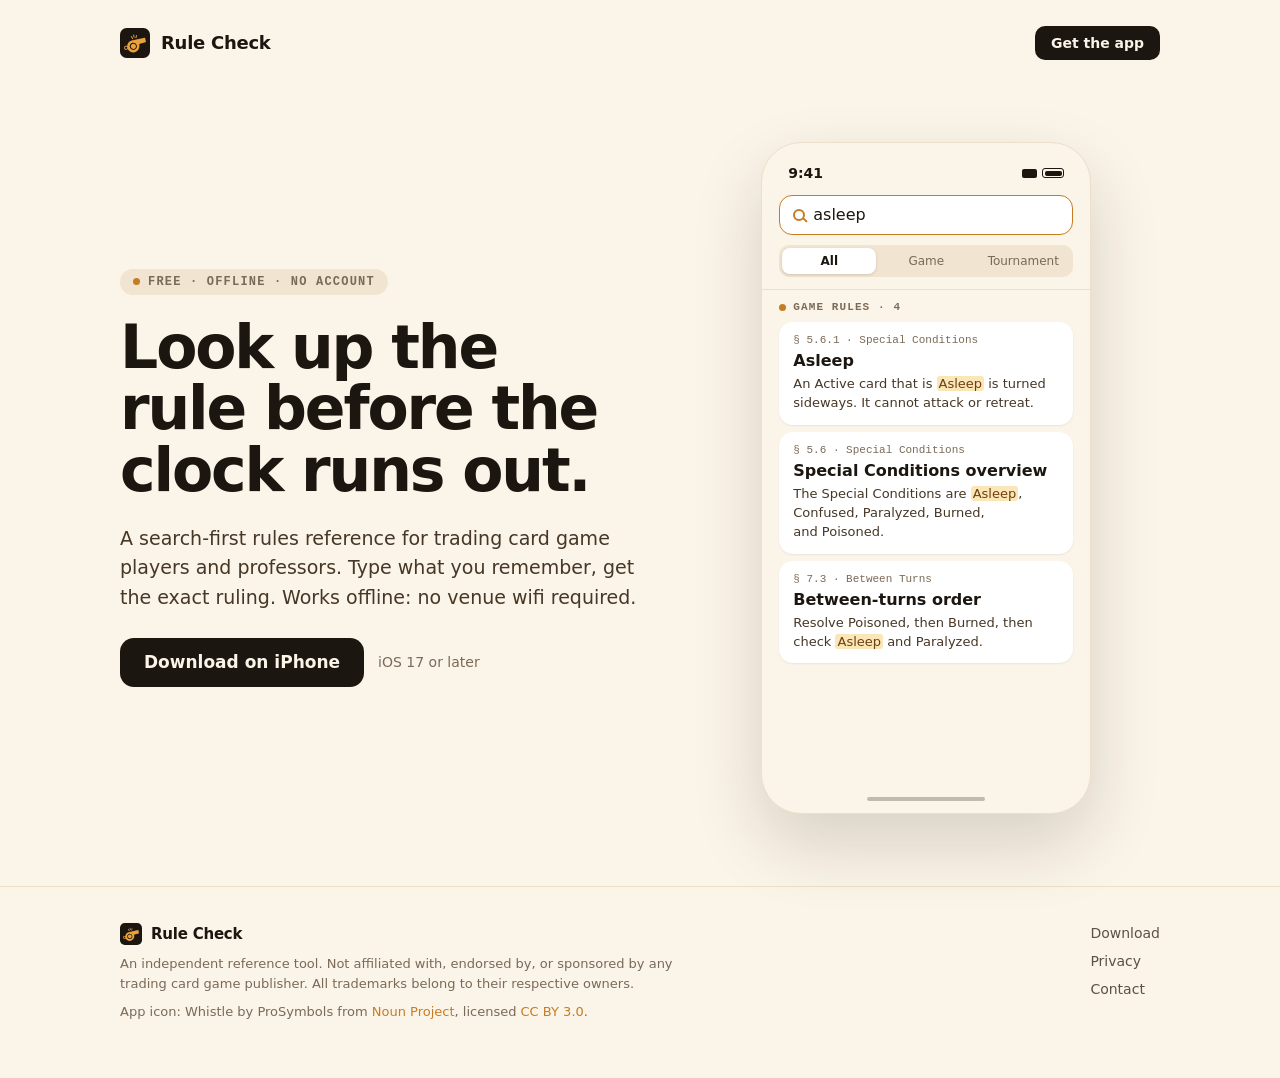
<file: index.html>
<!DOCTYPE html>
<html lang="en">
<head>
<meta charset="utf-8">
<meta name="viewport" content="width=device-width, initial-scale=1">
<title>Rule Check — Look up the rule before the clock runs out</title>
<meta name="description" content="A free, offline, search-first rules reference for trading card game players and professors. Type what you remember, get the exact ruling. No account, no wifi required.">
<meta name="theme-color" content="#FBF4E8">
<link rel="icon" href="/assets/icon.svg" type="image/svg+xml">
<link rel="icon" href="/assets/favicon-32.png" sizes="32x32" type="image/png">
<link rel="apple-touch-icon" href="/assets/apple-touch-icon-180.png">
<link rel="manifest" href="/site.webmanifest">
<link rel="canonical" href="https://rulecheck.app/">
<meta property="og:type" content="website">
<meta property="og:url" content="https://rulecheck.app/">
<meta property="og:title" content="Rule Check — Look up the rule before the clock runs out">
<meta property="og:description" content="A free, offline, search-first rules reference for trading card game players and professors.">
<meta name="twitter:card" content="summary_large_image">
<link rel="stylesheet" href="/assets/css/site.css">
</head>
<body>

<a class="skip-link" href="#main">Skip to content</a>

<header class="site-header">
  <div class="wrap header-inner">
    <a class="brand" href="/">
      <img class="brand-mark" src="/assets/icon.svg" alt="" width="30" height="30">
      <span class="brand-name">Rule Check</span>
    </a>
    <nav class="site-nav" aria-label="Primary">
      <a class="btn btn-dark btn-sm" href="#get">Get the app</a>
    </nav>
  </div>
</header>

<main id="main">

  <section class="wrap hero">
    <div class="hero-copy">
      <p class="eyebrow-pill">
        <span class="dot" aria-hidden="true"></span>
        <span>Free · Offline · No account</span>
      </p>
      <h1>Look up the rule before the clock runs out.</h1>
      <p class="lede">A search-first rules reference for trading card game players and professors. Type what you remember, get the exact ruling. Works offline: no venue wifi required.</p>
      <div class="hero-cta" id="get">
        <a class="btn btn-dark btn-lg" href="#get">Download on iPhone</a>
        <p class="cta-note">iOS 17 or later</p>
      </div>
    </div>

    <div class="hero-art">
      <div class="phone" role="img" aria-label="Screenshot of the Rule Check app: a search for the word asleep returning four matching rule sections.">
        <div class="phone-status" aria-hidden="true">
          <span class="phone-time">9:41</span>
          <span class="phone-icons">
            <span class="signal"></span>
            <span class="battery"><span class="battery-fill"></span></span>
          </span>
        </div>
        <div class="phone-search" aria-hidden="true">
          <div class="search-field">
            <span class="search-icon"></span>
            <span class="search-text">asleep</span>
          </div>
          <div class="segmented">
            <span class="seg seg-on">All</span>
            <span class="seg">Game</span>
            <span class="seg">Tournament</span>
          </div>
        </div>
        <div class="phone-results" aria-hidden="true">
          <p class="results-label"><span class="dot"></span>Game rules · 4</p>

          <article class="result">
            <p class="result-ref">§ 5.6.1 · Special Conditions</p>
            <h4 class="result-title">Asleep</h4>
            <p class="result-body">An Active card that is <mark>Asleep</mark> is turned sideways. It cannot attack or retreat.</p>
          </article>

          <article class="result">
            <p class="result-ref">§ 5.6 · Special Conditions</p>
            <h4 class="result-title">Special Conditions overview</h4>
            <p class="result-body">The Special Conditions are <mark>Asleep</mark>, Confused, Paralyzed, Burned, and Poisoned.</p>
          </article>

          <article class="result">
            <p class="result-ref">§ 7.3 · Between Turns</p>
            <h4 class="result-title">Between-turns order</h4>
            <p class="result-body">Resolve Poisoned, then Burned, then check <mark>Asleep</mark> and Paralyzed.</p>
          </article>
        </div>
        <div class="phone-home" aria-hidden="true"><span></span></div>
      </div>
    </div>
  </section>

</main>

<footer class="site-footer">
  <div class="wrap footer-inner">
    <div class="footer-brand">
      <p class="brand">
        <img class="brand-mark brand-mark-sm" src="/assets/icon.svg" alt="" width="22" height="22">
        <span class="brand-name brand-name-sm">Rule Check</span>
      </p>
      <p class="disclaimer">An independent reference tool. Not affiliated with, endorsed by, or sponsored by any trading card game publisher. All trademarks belong to their respective owners.</p>
      <p class="credit">App icon: Whistle by ProSymbols from <a href="https://thenounproject.com/browse/icons/term/whistle/" target="_blank" rel="noopener" title="Whistle Icons">Noun Project</a>, licensed <a href="https://creativecommons.org/licenses/by/3.0/" target="_blank" rel="noopener">CC BY 3.0</a>.</p>
    </div>
    <nav class="footer-nav" aria-label="Footer">
      <ul>
        <li><a href="#get">Download</a></li>
        <li><a href="privacy.html">Privacy</a></li>
        <li><a href="mailto:hello@rulecheck.app">Contact</a></li>
      </ul>
    </nav>
  </div>
</footer>

</body>
</html>
</file>
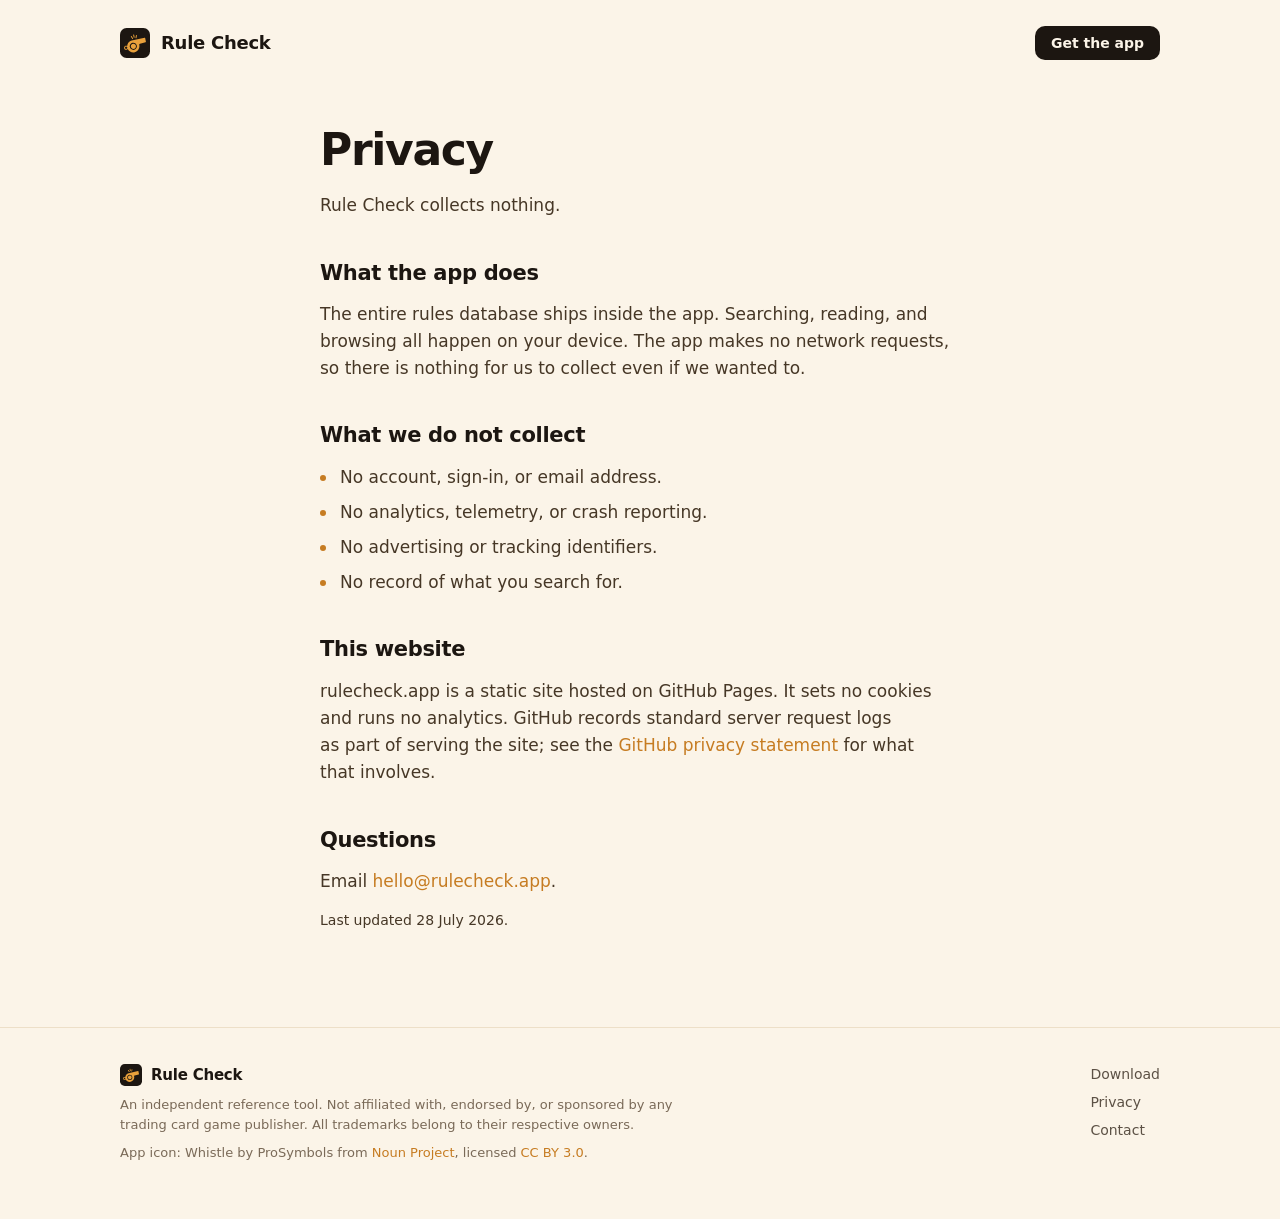
<file: privacy.html>
<!DOCTYPE html>
<html lang="en">
<head>
<meta charset="utf-8">
<meta name="viewport" content="width=device-width, initial-scale=1">
<title>Privacy — Rule Check</title>
<meta name="description" content="Rule Check collects nothing. The app is fully offline, with no account, no analytics, and no network requests.">
<meta name="theme-color" content="#FBF4E8">
<meta name="robots" content="index, follow">
<link rel="icon" href="/assets/icon.svg" type="image/svg+xml">
<link rel="icon" href="/assets/favicon-32.png" sizes="32x32" type="image/png">
<link rel="apple-touch-icon" href="/assets/apple-touch-icon-180.png">
<link rel="manifest" href="/site.webmanifest">
<link rel="canonical" href="https://rulecheck.app/privacy.html">
<link rel="stylesheet" href="/assets/css/site.css">
</head>
<body>

<a class="skip-link" href="#main">Skip to content</a>

<header class="site-header">
  <div class="wrap header-inner">
    <a class="brand" href="/">
      <img class="brand-mark" src="/assets/icon.svg" alt="" width="30" height="30">
      <span class="brand-name">Rule Check</span>
    </a>
    <nav class="site-nav" aria-label="Primary">
      <a class="btn btn-dark btn-sm" href="/#get">Get the app</a>
    </nav>
  </div>
</header>

<main id="main" class="wrap prose">
  <h1>Privacy</h1>
  <p class="lede">Rule Check collects nothing.</p>

  <h2>What the app does</h2>
  <p>The entire rules database ships inside the app. Searching, reading, and browsing all happen on your device. The app makes no network requests, so there is nothing for us to collect even if we wanted to.</p>

  <h2>What we do not collect</h2>
  <ul class="prose-list">
    <li>No account, sign-in, or email address.</li>
    <li>No analytics, telemetry, or crash reporting.</li>
    <li>No advertising or tracking identifiers.</li>
    <li>No record of what you search for.</li>
  </ul>

  <h2>This website</h2>
  <p>rulecheck.app is a static site hosted on GitHub Pages. It sets no cookies and runs no analytics. GitHub records standard server request logs as part of serving the site; see the <a href="https://docs.github.com/site-policy/privacy-policies/github-general-privacy-statement">GitHub privacy statement</a> for what that involves.</p>

  <h2>Questions</h2>
  <p>Email <a href="mailto:hello@rulecheck.app">hello@rulecheck.app</a>.</p>

  <p class="updated">Last updated 28 July 2026.</p>
</main>

<footer class="site-footer">
  <div class="wrap footer-inner">
    <div class="footer-brand">
      <p class="brand">
        <img class="brand-mark brand-mark-sm" src="/assets/icon.svg" alt="" width="22" height="22">
        <span class="brand-name brand-name-sm">Rule Check</span>
      </p>
      <p class="disclaimer">An independent reference tool. Not affiliated with, endorsed by, or sponsored by any trading card game publisher. All trademarks belong to their respective owners.</p>
      <p class="credit">App icon: Whistle by ProSymbols from <a href="https://thenounproject.com/browse/icons/term/whistle/" target="_blank" rel="noopener" title="Whistle Icons">Noun Project</a>, licensed <a href="https://creativecommons.org/licenses/by/3.0/" target="_blank" rel="noopener">CC BY 3.0</a>.</p>
    </div>
    <nav class="footer-nav" aria-label="Footer">
      <ul>
        <li><a href="/#get">Download</a></li>
        <li><a href="privacy.html">Privacy</a></li>
        <li><a href="mailto:hello@rulecheck.app">Contact</a></li>
      </ul>
    </nav>
  </div>
</footer>

</body>
</html>
</file>
<file: assets/css/site.css>
/* rulecheck.app — landing page, privacy page, 404.
   Design tokens live in :root below. */

:root {
  --bg:            #FBF4E8;
  --sand:          #F1E4D0;
  --surface:       #FFFFFF;
  --border:        #EDDFC8;

  --ink:           #1C1611;
  --body:          #463726;
  --muted:         #5C5145;
  --muted-soft:    #7A6A58;

  --accent:        #C67C22;
  --accent-hover:  #AF681F;

  --mark-bg:       #FAE6B6;
  --mark-ink:      #6E3F10;

  --sans: -apple-system, BlinkMacSystemFont, "Segoe UI", system-ui, sans-serif;
  --mono: ui-monospace, SFMono-Regular, Menlo, monospace;

  --wrap: 1120px;
  --gutter: 40px;
}

*, *::before, *::after { box-sizing: border-box; }

body {
  margin: 0;
  background: var(--bg);
  color: var(--body);
  font-family: var(--sans);
  -webkit-font-smoothing: antialiased;
}

h1, h2, h3, h4, p, ul { margin: 0; }
ul { padding: 0; list-style: none; }

a { color: var(--accent); text-decoration: none; }
a:hover { color: var(--accent-hover); }

img, svg { max-width: 100%; }

:focus-visible {
  outline: 2px solid var(--accent);
  outline-offset: 3px;
  border-radius: 4px;
}

.skip-link {
  position: absolute;
  left: -9999px;
  top: 0;
  z-index: 10;
  padding: 12px 18px;
  background: var(--ink);
  color: var(--bg);
  border-radius: 0 0 10px 0;
  font: 600 15px/1 var(--sans);
}
.skip-link:focus { left: 0; color: var(--bg); }

.wrap {
  width: 100%;
  max-width: var(--wrap);
  margin-inline: auto;
  padding-inline: var(--gutter);
}


/* ---------- buttons ---------- */

.btn {
  display: inline-flex;
  align-items: center;
  justify-content: center;
  gap: 11px;
  background: var(--ink);
  color: var(--bg);
  font-family: var(--sans);
  white-space: nowrap;
  transition: background-color 120ms ease, transform 120ms ease;
}
.btn:hover { color: var(--bg); background: #2B231A; }
.btn:active { transform: translateY(1px); }

.btn-sm { padding: 10px 16px; border-radius: 10px; font: 600 14px/1 var(--sans); }
.btn-lg { padding: 16px 24px; border-radius: 14px; font: 600 17px/1 var(--sans); }


/* ---------- header ---------- */

.site-header { padding-block: 26px; }

.header-inner {
  display: flex;
  align-items: center;
  justify-content: space-between;
  gap: 24px;
}

.brand {
  display: inline-flex;
  align-items: center;
  gap: 11px;
  color: var(--ink);
}
.brand:hover { color: var(--ink); }

.brand-mark {
  width: 30px;
  height: 30px;
  display: block;
  flex: none;
}
.brand-mark-sm { width: 22px; height: 22px; }

.brand-name {
  font: 600 18px/1 var(--sans);
  letter-spacing: -0.015em;
  color: var(--ink);
}
.brand-name-sm { font-size: 15px; }

.site-nav {
  display: flex;
  align-items: center;
  gap: 26px;
}


/* ---------- hero ---------- */

.hero {
  padding-block: 56px 72px;
  display: grid;
  grid-template-columns: 1.05fr 0.95fr;
  gap: 56px;
  align-items: center;
}

.hero-copy {
  display: flex;
  flex-direction: column;
  gap: 22px;
  align-items: flex-start;
}

.eyebrow-pill {
  display: inline-flex;
  align-items: center;
  gap: 8px;
  padding: 7px 13px;
  border-radius: 999px;
  background: var(--sand);
  font: 600 12px/1 var(--mono);
  letter-spacing: 0.1em;
  text-transform: uppercase;
  color: var(--muted-soft);
}

.dot {
  width: 7px;
  height: 7px;
  border-radius: 50%;
  background: var(--accent);
  flex: none;
}

.hero h1 {
  font: 700 clamp(38px, 6.2vw, 60px)/1.03 var(--sans);
  letter-spacing: -0.035em;
  color: var(--ink);
  text-wrap: balance;
}

.lede {
  max-width: 520px;
  font: 400 19px/1.55 var(--sans);
  color: var(--body);
  text-wrap: pretty;
}

.hero-cta {
  display: flex;
  align-items: center;
  gap: 14px;
  padding-top: 4px;
  flex-wrap: wrap;
}

.cta-note {
  font: 400 14px/1.4 var(--sans);
  color: var(--muted-soft);
}

.hero-art { display: flex; justify-content: center; }


/* ---------- phone mock ---------- */

.phone {
  width: min(330px, 100%);
  height: 672px;
  border-radius: 40px;
  overflow: hidden;
  background: var(--bg);
  border: 1px solid var(--border);
  box-shadow: 0 30px 70px rgba(28, 22, 17, 0.16);
  display: flex;
  flex-direction: column;
}

.phone-status {
  height: 44px;
  padding: 0 26px;
  display: flex;
  align-items: flex-end;
  justify-content: space-between;
  flex: none;
}
.phone-time {
  font: 600 14px/1 var(--sans);
  color: var(--ink);
  padding-bottom: 7px;
}
.phone-icons {
  display: flex;
  align-items: center;
  gap: 5px;
  padding-bottom: 9px;
}
.signal { width: 15px; height: 9px; border-radius: 2px; background: var(--ink); }
.battery {
  width: 22px;
  height: 10px;
  border-radius: 3px;
  border: 1.5px solid var(--ink);
  padding: 1.5px;
  display: block;
}
.battery-fill { display: block; width: 100%; height: 100%; border-radius: 2px; background: var(--ink); }

.phone-search {
  padding: 8px 17px 12px;
  display: flex;
  flex-direction: column;
  gap: 10px;
  flex: none;
  border-bottom: 1px solid var(--border);
}

.search-field {
  height: 40px;
  border-radius: 13px;
  background: var(--surface);
  border: 1.75px solid var(--accent);
  display: flex;
  align-items: center;
  gap: 8px;
  padding: 0 13px;
}
.search-icon {
  width: 12px;
  height: 12px;
  border-radius: 50%;
  border: 2px solid var(--accent);
  position: relative;
  flex: none;
}
.search-icon::after {
  content: "";
  position: absolute;
  width: 2px;
  height: 6px;
  background: var(--accent);
  border-radius: 2px;
  right: -3px;
  bottom: -4px;
  transform: rotate(-45deg);
}
.search-text {
  flex: 1;
  font: 400 16px/1 var(--sans);
  color: var(--ink);
}

.segmented {
  height: 32px;
  border-radius: 10px;
  background: var(--sand);
  padding: 3px;
  display: grid;
  grid-template-columns: repeat(3, 1fr);
  gap: 3px;
}
.seg {
  display: flex;
  align-items: center;
  justify-content: center;
  font: 500 12px/1 var(--sans);
  color: var(--muted-soft);
}
.seg-on {
  border-radius: 8px;
  background: var(--surface);
  box-shadow: 0 1px 3px rgba(28, 22, 17, 0.14);
  font-weight: 600;
  color: var(--ink);
}

.phone-results {
  flex: 1;
  display: flex;
  flex-direction: column;
  gap: 7px;
  padding: 12px 17px;
  overflow: hidden;
}

.results-label {
  display: flex;
  align-items: center;
  gap: 7px;
  padding-bottom: 2px;
  font: 600 11px/1 var(--mono);
  letter-spacing: 0.1em;
  text-transform: uppercase;
  color: var(--muted-soft);
}

.result {
  background: var(--surface);
  border-radius: 14px;
  padding: 12px 14px;
  display: flex;
  flex-direction: column;
  gap: 4px;
  box-shadow: 0 1px 2px rgba(28, 22, 17, 0.07);
}
.result-ref { font: 500 11px/1.2 var(--mono); color: var(--muted-soft); }
.result-title { font: 600 16px/1.25 var(--sans); color: var(--ink); }
.result-body {
  font: 400 13px/1.45 var(--sans);
  color: var(--body);
  text-wrap: pretty;
}

mark {
  background: var(--mark-bg);
  color: var(--mark-ink);
  border-radius: 3px;
  padding: 0 2px;
}

.phone-home {
  height: 28px;
  display: flex;
  align-items: center;
  justify-content: center;
  flex: none;
}
.phone-home span {
  width: 118px;
  height: 4px;
  border-radius: 3px;
  background: var(--ink);
  opacity: 0.26;
}


/* ---------- prose pages (privacy, 404) ---------- */

.prose {
  padding-block: 40px 96px;
  max-width: 720px;
  margin-inline: auto;
}
.prose h1 {
  font: 700 clamp(32px, 5vw, 44px)/1.1 var(--sans);
  letter-spacing: -0.03em;
  color: var(--ink);
  text-wrap: balance;
}
.prose h2 {
  margin-top: 40px;
  font: 600 21px/1.3 var(--sans);
  letter-spacing: -0.015em;
  color: var(--ink);
}
.prose p {
  margin-top: 14px;
  font: 400 17px/1.6 var(--sans);
  color: var(--body);
  text-wrap: pretty;
}
.prose .lede { margin-top: 18px; }
.prose-list {
  margin-top: 14px;
  display: flex;
  flex-direction: column;
  gap: 8px;
  font: 400 17px/1.6 var(--sans);
  color: var(--body);
}
.prose-list li { padding-left: 20px; position: relative; }
.prose-list li::before {
  content: "";
  position: absolute;
  left: 0;
  top: 11px;
  width: 6px;
  height: 6px;
  border-radius: 50%;
  background: var(--accent);
}
.updated {
  margin-top: 40px;
  font: 400 14px/1.5 var(--sans);
  color: var(--muted-soft);
}
.prose .updated { font-size: 14px; }


/* ---------- footer ---------- */

.site-footer { border-top: 1px solid var(--border); }

.footer-inner {
  padding-block: 36px 56px;
  display: flex;
  align-items: flex-start;
  justify-content: space-between;
  gap: 40px;
  flex-wrap: wrap;
}

.footer-brand {
  display: flex;
  flex-direction: column;
  gap: 9px;
  max-width: 560px;
}
.footer-brand .brand { display: inline-flex; align-items: center; gap: 9px; }

.disclaimer,
.credit {
  font: 400 13px/1.5 var(--sans);
  color: var(--muted-soft);
  text-wrap: pretty;
}

.footer-nav { display: flex; gap: 32px; }
.footer-nav ul { display: flex; flex-direction: column; gap: 9px; }
.footer-nav a { font: 400 14px/1 var(--sans); color: var(--muted); }
.footer-nav a:hover { color: var(--ink); }


/* ---------- responsive ---------- */

@media (max-width: 960px) {
  :root { --gutter: 24px; }

  .hero {
    grid-template-columns: 1fr;
    gap: 48px;
    padding-block: 32px 56px;
  }
  .hero-copy { align-items: flex-start; }
}

@media (max-width: 560px) {
  .footer-nav { gap: 24px; }
}

@media (prefers-reduced-motion: reduce) {
  * { transition-duration: 0.01ms !important; animation-duration: 0.01ms !important; }
}
</file>
